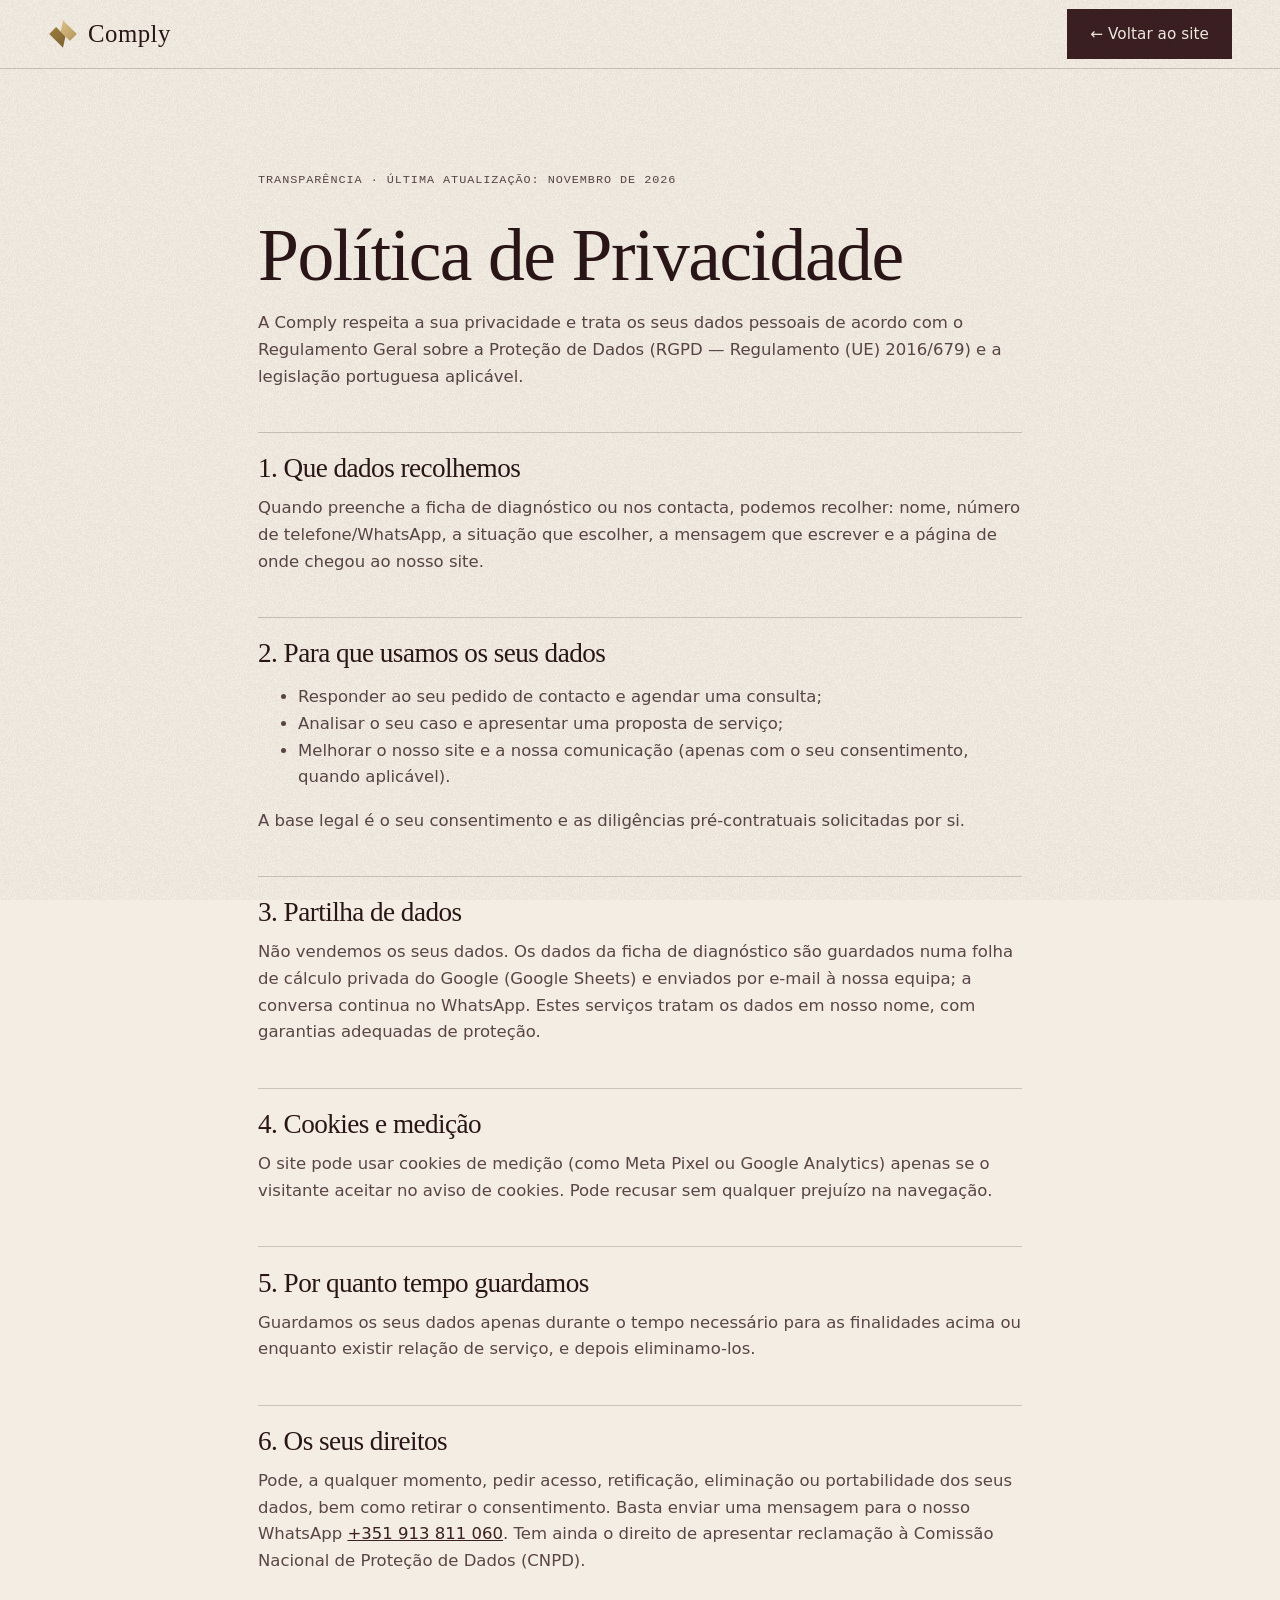
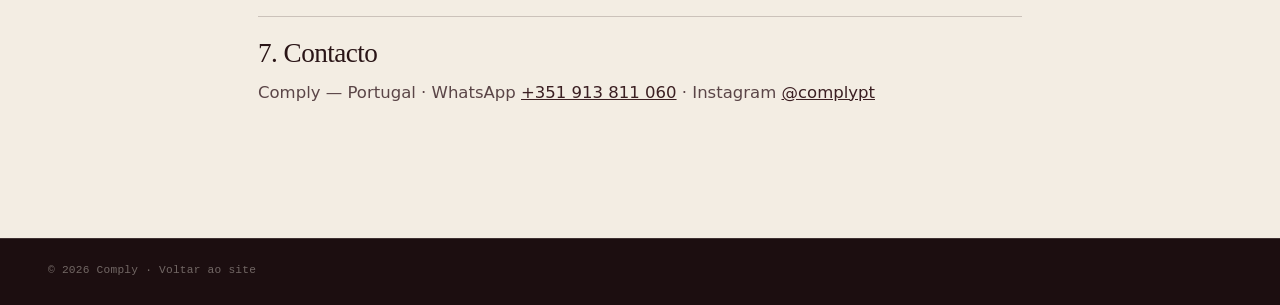
<file: politica-de-privacidade.html>
<!doctype html>
<html lang="pt-BR">
<head>
  <meta charset="utf-8">
  <meta name="viewport" content="width=device-width, initial-scale=1">
  <title>Política de Privacidade | Comply</title>
  <meta name="robots" content="noindex, nofollow, noarchive">
  <meta name="referrer" content="strict-origin-when-cross-origin">
  <meta http-equiv="Content-Security-Policy" content="default-src 'none'; style-src 'self' https://fonts.googleapis.com; font-src https://fonts.gstatic.com; img-src 'self'; base-uri 'none'; form-action 'none'; object-src 'none'; upgrade-insecure-requests">
  <link rel="icon" href="assets/favicon.svg" type="image/svg+xml">
  <link rel="preconnect" href="https://fonts.googleapis.com">
  <link rel="preconnect" href="https://fonts.gstatic.com" crossorigin>
  <link href="https://fonts.googleapis.com/css2?family=Newsreader:ital,opsz,wght@0,6..72,300..600;1,6..72,300..500&family=IBM+Plex+Sans:wght@400;500;600&family=IBM+Plex+Mono:wght@400;500&display=swap" rel="stylesheet">
  <link rel="stylesheet" href="css/styles.css">
</head>
<body>
<header class="nav">
  <div class="wrap nav__inner">
    <a class="brand" href="index.html" aria-label="Comply — início">
      <img src="assets/logo-mark.svg" alt="" width="30" height="30">
      <span>Comply</span>
    </a>
    <a class="btn btn--dark nav__back" href="index.html">← Voltar ao site</a>
  </div>
</header>

<main class="legal">
  <div class="wrap">
    <p class="label">Transparência · Última atualização: novembro de 2026</p>
    <h1>Política de Privacidade</h1>

    <p>A Comply respeita a sua privacidade e trata os seus dados pessoais de acordo com o Regulamento Geral sobre a Proteção de Dados (RGPD — Regulamento (UE) 2016/679) e a legislação portuguesa aplicável.</p>

    <h2>1. Que dados recolhemos</h2>
    <p>Quando preenche a ficha de diagnóstico ou nos contacta, podemos recolher: nome, número de telefone/WhatsApp, a situação que escolher, a mensagem que escrever e a página de onde chegou ao nosso site.</p>

    <h2>2. Para que usamos os seus dados</h2>
    <ul>
      <li>Responder ao seu pedido de contacto e agendar uma consulta;</li>
      <li>Analisar o seu caso e apresentar uma proposta de serviço;</li>
      <li>Melhorar o nosso site e a nossa comunicação (apenas com o seu consentimento, quando aplicável).</li>
    </ul>
    <p>A base legal é o seu consentimento e as diligências pré-contratuais solicitadas por si.</p>

    <h2>3. Partilha de dados</h2>
    <p>Não vendemos os seus dados. Os dados da ficha de diagnóstico são guardados numa folha de cálculo privada do Google (Google Sheets) e enviados por e-mail à nossa equipa; a conversa continua no WhatsApp. Estes serviços tratam os dados em nosso nome, com garantias adequadas de proteção.</p>

    <h2>4. Cookies e medição</h2>
    <p>O site pode usar cookies de medição (como Meta Pixel ou Google Analytics) apenas se o visitante aceitar no aviso de cookies. Pode recusar sem qualquer prejuízo na navegação.</p>

    <h2>5. Por quanto tempo guardamos</h2>
    <p>Guardamos os seus dados apenas durante o tempo necessário para as finalidades acima ou enquanto existir relação de serviço, e depois eliminamo-los.</p>

    <h2>6. Os seus direitos</h2>
    <p>Pode, a qualquer momento, pedir acesso, retificação, eliminação ou portabilidade dos seus dados, bem como retirar o consentimento. Basta enviar uma mensagem para o nosso WhatsApp <a href="https://wa.me/351913811060">+351 913 811 060</a>. Tem ainda o direito de apresentar reclamação à Comissão Nacional de Proteção de Dados (CNPD).</p>

    <h2>7. Contacto</h2>
    <p>Comply — Portugal · WhatsApp <a href="https://wa.me/351913811060">+351 913 811 060</a> · Instagram <a href="https://www.instagram.com/complypt/" target="_blank" rel="noopener">@complypt</a></p>
  </div>
</main>

<footer class="footer">
  <div class="wrap footer__legal mono">
    <p>© 2026 Comply · <a href="index.html">Voltar ao site</a></p>
  </div>
</footer>
</body>
</html>
</file>
<file: css/styles.css>
/* ==========================================================
   COMPLY — direção de arte "dossiê editorial"
   Paleta da marca (Instagram @complypt): vinho · dourado · papel
   Tipografia: Newsreader (títulos) · IBM Plex Sans (texto) · IBM Plex Mono (rótulos)
   ========================================================== */

:root {
  --paper:   #F3EDE3;
  --paper-2: #E9E0D1;
  --sheet:   #FBF8F2;
  --ink:     #2A1517;   /* texto em vinho profundo, não preto */
  --ink-2:   #5A4547;
  --ink-3:   #8A7778;
  --wine:    #3B1F22;
  --wine-2:  #4E2A2E;
  --night:   #1C0E10;
  --gold:    #A9874A;
  --gold-2:  #D2B57C;
  --rule:    rgba(42, 21, 23, .2);
  --rule-2:  rgba(42, 21, 23, .1);
  --rule-l:  rgba(243, 237, 227, .16);

  --serif: "Newsreader", "Iowan Old Style", Georgia, serif;
  --sans:  "IBM Plex Sans", system-ui, sans-serif;
  --mono:  "IBM Plex Mono", ui-monospace, monospace;

  --wrap: 1320px;
  --pad: clamp(16px, 4vw, 48px);
  --sy: clamp(64px, 9vw, 128px);
}

*, *::before, *::after { box-sizing: border-box; }
html { -webkit-text-size-adjust: 100%; scroll-behavior: smooth; }
body {
  margin: 0; background: var(--paper); color: var(--ink);
  font: 400 16.5px/1.62 var(--sans);
  -webkit-font-smoothing: antialiased; overflow-x: hidden;
}
/* textura de papel */
body::after {
  content: ""; position: fixed; inset: 0; z-index: 200; pointer-events: none; opacity: .12;
  background-image: url("../assets/grain.png");
}
img { display: block; max-width: 100%; height: auto; }
a { color: inherit; }
p { margin: 0 0 1em; }
h1, h2, h3 { font-family: var(--serif); font-weight: 300; margin: 0; letter-spacing: -.02em; text-wrap: balance; }
h2 { font-size: clamp(2.3rem, 5.2vw, 4.6rem); line-height: 1; }
h3 { font-weight: 400; }
::selection { background: var(--wine); color: var(--paper); }
section[id] { scroll-margin-top: 70px; }

.wrap { max-width: var(--wrap); margin: 0 auto; padding: 0 var(--pad); }
.mono { font-family: var(--mono); font-size: .74rem; letter-spacing: .06em; text-transform: uppercase; font-weight: 400; }
.skip { position: absolute; left: -999px; top: 8px; z-index: 300; background: var(--wine); color: var(--paper); padding: 8px 14px; }
.skip:focus { left: 8px; }
:focus-visible { outline: 2px solid var(--gold); outline-offset: 3px; }

.label { font-family: var(--mono); font-size: .74rem; letter-spacing: .08em; text-transform: uppercase; color: var(--ink-2); margin: 0 0 28px; display: flex; gap: 14px; align-items: baseline; }
.label span { color: var(--gold); }
.label--light { color: rgba(243, 237, 227, .65); }
.label--light span { color: var(--gold-2); }

/* ---------- Botões e links ---------- */
.btn {
  display: inline-flex; align-items: center; gap: 12px; justify-content: center;
  padding: 15px 22px; border: 1px solid transparent; border-radius: 0; cursor: pointer;
  font: 500 .95rem/1.2 var(--sans); letter-spacing: .005em; text-decoration: none;
  transition: background-color .2s, color .2s, border-color .2s;
}
.btn--lg { padding: 19px 28px; font-size: 1rem; }
.btn--dark { background: var(--wine); color: var(--paper); }
.btn--dark:hover { background: var(--gold); color: var(--night); }
.btn--gold { background: var(--gold-2); color: var(--night); }
.btn--gold:hover { background: var(--paper); }
.btn--line { background: transparent; border-color: var(--rule); color: var(--ink); }
.btn--line:hover { border-color: var(--ink); }
.btn .i { width: 19px; height: 19px; flex: none; }
.textlink { font-weight: 500; text-decoration: none; background: linear-gradient(currentColor, currentColor) 0 100%/100% 1px no-repeat; padding-bottom: 3px; transition: background-size .3s; }
.textlink:hover { background-size: 0 1px; background-position: 100% 100%; }

/* ---------- Topo ---------- */
.topbar { background: var(--night); color: rgba(243, 237, 227, .7); font: 400 .7rem/1 var(--mono); letter-spacing: .07em; text-transform: uppercase; }
.topbar__inner { display: flex; justify-content: space-between; gap: 16px; padding-top: 10px; padding-bottom: 10px; }
.topbar a { text-decoration: none; color: var(--gold-2); }
.topbar a:hover { color: var(--paper); }

.nav { position: sticky; top: 0; z-index: 50; background: rgba(243, 237, 227, .94); backdrop-filter: blur(10px); border-bottom: 1px solid var(--rule); }
.nav__inner { display: flex; align-items: center; gap: 28px; height: 68px; }
.brand { display: inline-flex; align-items: center; gap: 10px; text-decoration: none; }
.brand span { font-family: var(--serif); font-size: 1.55rem; font-weight: 400; letter-spacing: .02em; }
.nav__links { display: flex; gap: 26px; margin-left: auto; }
.nav__links a { font: 400 .74rem/1 var(--mono); letter-spacing: .08em; text-transform: uppercase; text-decoration: none; color: var(--ink-2); padding: 6px 0; }
.nav__links a:hover { color: var(--ink); text-decoration: underline; text-underline-offset: 6px; text-decoration-color: var(--gold); }
.nav__cta { padding: 12px 18px; font-size: .88rem; }
.nav__toggle { display: none; margin-left: auto; height: 40px; padding: 0 16px; border: 1px solid var(--ink); background: transparent; color: var(--ink); font: 500 .74rem/1 var(--mono); letter-spacing: .1em; text-transform: uppercase; cursor: pointer; }
.nav__toggle[aria-expanded="true"] { background: var(--ink); color: var(--paper); }
.nav__mobile { border-top: 1px solid var(--rule); padding: 8px var(--pad) 28px; background: var(--paper); }
.nav__mobile[hidden] { display: none; }
.nav__mobile a:not(.btn) { display: flex; gap: 18px; align-items: baseline; padding: 16px 0; border-bottom: 1px solid var(--rule-2); text-decoration: none; font-family: var(--serif); font-size: 1.7rem; font-weight: 300; }
.nav__mobile a span { font: .7rem var(--mono); color: var(--gold); }
.nav__mobile .btn { width: 100%; margin-top: 22px; }

/* ---------- Hero ---------- */
.hero { padding: 26px 0 0; }
.hero__meta { display: flex; justify-content: space-between; gap: 16px; padding: 12px 0; border-top: 1px solid var(--ink); border-bottom: 1px solid var(--rule); color: var(--ink-2); }
.hero__meta-r { text-align: right; }
.hero__grid { display: grid; grid-template-columns: repeat(12, 1fr); column-gap: 24px; padding: clamp(36px, 5vw, 64px) 0 clamp(48px, 6vw, 80px); }
.hero__left { grid-column: 1 / 9; display: flex; flex-direction: column; justify-content: space-between; }
.hero__title { font-size: clamp(3rem, 7vw, 7.4rem); line-height: .94; letter-spacing: -.035em; font-weight: 300; }
.hero__fig { grid-column: 9 / 13; margin: 0; position: relative; align-self: start; }
.hero__fig img { width: 100%; height: auto; aspect-ratio: 4 / 4.9; object-fit: cover; object-position: 50% 70%; filter: saturate(.92) contrast(1.02); }
.hero__fig figcaption { margin-top: 10px; color: var(--ink-3); }
.stamp { position: absolute; width: clamp(120px, 11vw, 158px); left: -64px; bottom: 54px; color: var(--wine); opacity: .88; transform: rotate(-14deg); }
.hero__body { display: grid; grid-template-columns: 1.25fr 1fr; gap: 32px; align-items: end; margin-top: clamp(32px, 4vw, 56px); padding-top: 28px; border-top: 1px solid var(--rule); }
.hero__lead { font-size: clamp(1.05rem, 1.25vw, 1.18rem); color: var(--ink-2); margin: 0; max-width: 34rem; }
.hero__actions { display: flex; flex-direction: column; align-items: flex-start; gap: 20px; }

.facts { display: grid; grid-template-columns: repeat(3, 1fr); margin: 0; border-top: 1px solid var(--ink); border-bottom: 1px solid var(--rule); }
.facts > div { padding: 20px 24px 22px; border-left: 1px solid var(--rule); }
.facts > div:first-child { border-left: 0; padding-left: 0; }
.facts dt { color: var(--gold); margin-bottom: 8px; }
.facts dd { margin: 0; font-family: var(--serif); font-size: 1.3rem; line-height: 1.25; font-weight: 400; }
.facts strong { font-weight: 500; }


/* ---------- Cabeçalho de seção ---------- */
.sechead { display: grid; grid-template-columns: repeat(12, 1fr); column-gap: 24px; margin-bottom: clamp(44px, 6vw, 80px); }
.sechead .label { grid-column: 1 / 4; padding-top: .9em; }
.sechead h2 { grid-column: 4 / 12; }
.sechead__aside { grid-column: 4 / 10; color: var(--ink-2); font-size: 1.08rem; margin: 26px 0 0; }
.sechead--row h2 { grid-column: 4 / 13; }

/* ---------- Serviços (tabela) ---------- */
.services { padding: var(--sy) 0; }
.srv { border-bottom: 1px solid var(--ink); }
.srv__row { display: grid; grid-template-columns: 1.15fr 1.6fr 1fr 40px; gap: 24px; align-items: start; padding: 34px 0; border-top: 1px solid var(--ink); text-decoration: none; position: relative; transition: background-color .25s, color .25s, padding .25s; }
.srv__row:hover { background: var(--wine); color: var(--paper); padding-left: 20px; padding-right: 20px; }
.srv__t { font-size: clamp(1.7rem, 2.4vw, 2.3rem); line-height: 1.05; }
.srv__d { margin: 0; color: var(--ink-2); }
.srv__tags { margin: 0; color: var(--ink-3); line-height: 1.9; }
.srv__go { font-size: 1.5rem; justify-self: end; line-height: 1; transition: transform .25s; }
.srv__row:hover .srv__d, .srv__row:hover .srv__tags { color: rgba(243, 237, 227, .75); }
.srv__row:hover .srv__go { transform: translate(3px, -3px); color: var(--gold-2); }

/* ---------- Painel de partidas (vistos) ---------- */
.board { background: var(--night); color: var(--paper); padding: var(--sy) 0; }
.board__head { display: grid; grid-template-columns: repeat(12, 1fr); column-gap: 24px; margin-bottom: 56px; align-items: end; }
.board__head > div { grid-column: 1 / 9; }
.board__intro { grid-column: 9 / 13; color: rgba(243, 237, 227, .7); margin: 0; }
.departures { border: 1px solid var(--rule-l); background: #160A0C; }
.departures__top { display: flex; justify-content: space-between; padding: 14px 22px; color: var(--gold-2); border-bottom: 1px solid var(--rule-l); }
.dep { display: grid; grid-template-columns: 120px 1.2fr 2fr 130px; gap: 24px; align-items: center; padding: 18px 22px; border-bottom: 1px solid var(--rule-l); text-decoration: none; transition: background-color .2s; }
.dep:last-child { border-bottom: 0; }
.dep--head { color: rgba(243, 237, 227, .45); padding-top: 12px; padding-bottom: 12px; }
a.dep:hover { background: rgba(210, 181, 124, .08); }
.dep__code { display: inline-flex; gap: 4px; font: 500 1.65rem/1 var(--mono); color: var(--gold-2); }
.dep__code::before { content: none; }
.flap { display: inline-grid; place-items: center; width: 40px; height: 50px; background: linear-gradient(#2A1517 0 49%, #120708 49% 51%, #321A1D 51%); border-radius: 3px; box-shadow: inset 0 0 0 1px rgba(243,237,227,.06); }
.dep__name { font-family: var(--serif); font-size: clamp(1.3rem, 1.8vw, 1.65rem); line-height: 1.15; }
.dep__who { color: rgba(243, 237, 227, .68); font-size: .95rem; }
.dep__st { color: var(--gold-2); text-align: right; display: flex; gap: 8px; align-items: center; justify-content: flex-end; }
.dep__st::before { content: ""; width: 7px; height: 7px; border-radius: 50%; background: #6FCF7F; box-shadow: 0 0 8px #6FCF7F; animation: blink 2.4s steps(2) infinite; }
.dep--head .dep__st::before, .dep--head span::before { content: none; }
.dep--head span:last-child { text-align: right; }
@keyframes blink { 50% { opacity: .25; } }
.board__foot { display: flex; justify-content: space-between; align-items: center; gap: 24px; margin-top: 40px; }
.board__foot p { margin: 0; font-family: var(--serif); font-size: clamp(1.35rem, 2vw, 1.7rem); line-height: 1.2; font-weight: 300; }

/* ---------- AIMA ---------- */
.aima { background: var(--paper-2); padding: var(--sy) 0; }
.aima__grid { display: grid; grid-template-columns: repeat(12, 1fr); column-gap: 24px; align-items: center; }
.aima__main { grid-column: 1 / 7; }
.aima__main h2 { font-size: clamp(2.6rem, 6vw, 5.6rem); line-height: .96; margin-bottom: 30px; }
.aima__lead { color: var(--ink-2); font-size: 1.1rem; max-width: 33rem; margin-bottom: 36px; }
.memo { grid-column: 8 / 13; background: var(--sheet); padding: 30px 34px 34px 58px; position: relative; transform: rotate(1.2deg); box-shadow: 0 1px 0 var(--rule), 0 28px 50px -30px rgba(42, 21, 23, .45);
  background-image: linear-gradient(90deg, transparent 38px, rgba(169, 135, 74, .55) 38px 39px, transparent 39px), repeating-linear-gradient(transparent 0 33px, rgba(42, 21, 23, .09) 33px 34px); }
.memo::before { content: ""; position: absolute; top: -12px; left: 50%; width: 110px; height: 26px; transform: translateX(-50%) rotate(-2deg); background: rgba(210, 181, 124, .5); }
.memo__head { display: flex; justify-content: space-between; color: var(--ink-3); padding-bottom: 12px; border-bottom: 1px solid var(--rule); margin-bottom: 20px; }
.memo__title { font-family: var(--serif); font-size: 1.7rem; line-height: 1.15; margin-bottom: 18px; }
.memo__list { list-style: none; margin: 0; padding: 0; }
.memo__list li { display: grid; grid-template-columns: 30px 1fr; padding: 6px 0; line-height: 1.45; font-size: .98rem; }
.box { width: 16px; height: 16px; border: 1.5px solid var(--ink); margin-top: 3px; position: relative; }
.box--x::before, .box--x::after { content: ""; position: absolute; left: -3px; right: -3px; top: 6px; height: 2px; background: var(--wine); transform: rotate(45deg); }
.box--x::after { transform: rotate(-45deg); }
.memo__list li:last-child { font-weight: 600; }
.memo__sign { margin: 18px 0 0; color: var(--ink-3); text-align: right; }



/* ---------- Carta da fundadora ---------- */
.letter { background: var(--wine); color: var(--paper); padding: var(--sy) 0; }
.letter__grid { display: grid; grid-template-columns: repeat(12, 1fr); column-gap: 24px; align-items: start; }
.letter__photo { grid-column: 1 / 5; margin: 0; position: sticky; top: 100px; }
.letter__frame { position: relative; aspect-ratio: 4 / 5; background: var(--wine-2); overflow: hidden; }
.letter__frame img { width: 100%; height: 100%; object-fit: cover; }
.letter__fallback { display: none; position: absolute; inset: 0; place-items: center; background:
  radial-gradient(circle at 30% 20%, rgba(210, 181, 124, .18), transparent 60%), var(--wine-2); }
.letter__fallback span { font-family: var(--serif); font-style: italic; font-weight: 300; font-size: clamp(4rem, 9vw, 7rem); color: var(--gold-2); }
.letter__frame.is-fallback .letter__fallback { display: grid; }
.letter__photo figcaption { margin-top: 10px; color: rgba(243, 237, 227, .55); }
.letter__paper { grid-column: 6 / 13; background: var(--sheet); color: var(--ink); padding: clamp(28px, 5vw, 64px); }
.letter__meta { display: flex; justify-content: space-between; color: var(--ink-3); padding-bottom: 14px; border-bottom: 1px solid var(--rule); margin-bottom: 40px; }
.letter__paper h2 { margin-bottom: 30px; }
.letter__paper > p:not(.label):not(.letter__quote):not(.letter__sign) { color: var(--ink-2); font-size: 1.05rem; }
.letter__quote { font-family: var(--serif); font-style: italic; font-weight: 300; color: var(--ink); font-size: clamp(1.4rem, 2.2vw, 1.85rem); line-height: 1.3; margin: 34px 0 24px; }
.letter__sign { font-family: var(--serif); font-style: italic; font-size: 2.3rem; color: var(--wine); margin: 0 0 40px; display: inline-block; border-bottom: 1px solid var(--gold); padding-bottom: 4px; }

/* ---------- Depoimentos (dentro da carta) ---------- */
.letter__voices { margin-top: 4px; padding-top: 26px; border-top: 1px solid var(--rule); display: grid; grid-template-columns: 1fr 1fr; gap: 0 28px; }
.letter__voices .label { grid-column: 1 / -1; margin-bottom: 18px; }
.letter__voices figure { margin: 0; }
.letter__voices blockquote { margin: 0 0 12px; font-family: var(--serif); font-weight: 300; font-size: 1.22rem; line-height: 1.3; color: var(--ink); }
.letter__voices blockquote::before { content: "“"; color: var(--gold); margin-right: 2px; }
.letter__voices figcaption { color: var(--ink-3); font-size: .68rem; }

/* ---------- Diagnóstico (ficha) ---------- */
.diag { background: var(--paper-2); padding: var(--sy) 0; }
.diag__grid { display: grid; grid-template-columns: repeat(12, 1fr); column-gap: 24px; align-items: start; }
.diag__intro { grid-column: 1 / 6; position: sticky; top: 110px; }
.diag__intro h2 { margin-bottom: 26px; }
.diag__intro > p:not(.label) { color: var(--ink-2); font-size: 1.08rem; max-width: 30rem; }
.diag__notes { list-style: none; padding: 0; margin: 28px 0 0; color: var(--ink-2); line-height: 2.2; }
.sheet { grid-column: 7 / 13; background: var(--sheet); border: 1px solid var(--rule); box-shadow: 0 30px 60px -40px rgba(42, 21, 23, .5); }
.sheet__head { display: flex; justify-content: space-between; padding: 14px 24px; background: var(--wine); color: var(--paper); }
.sheet__head span:last-child { color: var(--gold-2); }
.sheet__body { padding: clamp(24px, 4vw, 40px); display: grid; gap: 26px; }
.sheet__row { display: grid; grid-template-columns: 1fr 1fr; gap: 24px; }
.field { margin: 0; padding: 0; border: 0; min-width: 0; }
.field > label, .field legend { display: block; padding: 0; font: 400 .72rem/1.2 var(--mono); letter-spacing: .08em; text-transform: uppercase; color: var(--ink-3); margin-bottom: 6px; }
.opt-tag { text-transform: none; letter-spacing: 0; }
.field input, .field textarea { width: 100%; padding: 10px 0 9px; border: 0; border-bottom: 1px solid var(--ink); border-radius: 0; background: transparent; font: 400 1.05rem/1.4 var(--sans); color: var(--ink); resize: vertical; }
.field input::placeholder, .field textarea::placeholder { color: rgba(42, 21, 23, .32); }
.field input:focus, .field textarea:focus { outline: none; border-bottom: 2px solid var(--gold); padding-bottom: 8px; }
.field [aria-invalid="true"] { border-bottom-color: #A33A32; }
.choices { display: grid; }
.choices legend { margin-bottom: 10px; }
.choices > label { display: grid; grid-template-columns: 26px 1fr; align-items: center; gap: 12px; margin: 0; padding: 12px 4px; border-bottom: 1px solid var(--rule); cursor: pointer; font: 500 1rem/1.35 var(--sans); text-transform: none; letter-spacing: 0; color: var(--ink); transition: background-color .15s; }
.choices > legend + label { border-top: 1px solid var(--rule); }
.choices label:hover { background: var(--paper); }
.choices input { appearance: none; -webkit-appearance: none; width: 18px; height: 18px; margin: 0; border: 1.5px solid var(--ink); border-radius: 0; display: grid; place-items: center; cursor: pointer; }
.choices input::after { content: ""; width: 10px; height: 10px; background: var(--wine); transform: scale(0); transition: transform .15s; }
.choices input:checked::after { transform: scale(1); }
.choices input:focus-visible { outline: 2px solid var(--gold); outline-offset: 2px; }
.choices.is-invalid legend { color: #A33A32; }
.hp { position: absolute; left: -9999px; width: 1px; height: 1px; overflow: hidden; }
.consent-check { display: grid; grid-template-columns: 22px 1fr; gap: 10px; font-size: .84rem; color: var(--ink-2); line-height: 1.5; cursor: pointer; }
.consent-check input { width: 16px; height: 16px; margin: 2px 0 0; accent-color: var(--wine); }
.consent-check a { color: var(--wine); }
.form__error { margin: -10px 0 -6px; min-height: 1.2em; color: #A33A32; font-size: .86rem; }
.sheet .btn { width: 100%; }
.sheet .btn[disabled] { opacity: .6; cursor: progress; }
.sheet__done { padding: clamp(28px, 4vw, 44px); }
.sheet__done h3 { font-size: clamp(1.8rem, 2.6vw, 2.3rem); line-height: 1.08; margin-bottom: 14px; }
.sheet__done h3 .mono { display: block; color: var(--gold); margin-bottom: 12px; }
.sheet__done p { color: var(--ink-2); margin-bottom: 24px; }


/* ---------- FAQ ---------- */
.faq { padding: var(--sy) 0; }
.faq__grid { display: grid; grid-template-columns: repeat(12, 1fr); column-gap: 24px; align-items: start; }
.faq__side { grid-column: 1 / 5; position: sticky; top: 110px; }
.faq__side h2 { font-size: clamp(2.2rem, 4vw, 3.6rem); margin-bottom: 24px; }
.faq__side p { color: var(--ink-2); }
.faq__list { grid-column: 6 / 13; border-top: 1px solid var(--ink); }
.faq__list details { border-bottom: 1px solid var(--rule); }
.faq__list summary { list-style: none; cursor: pointer; display: grid; grid-template-columns: 1fr 24px; gap: 16px; align-items: baseline; padding: 24px 0; font-family: var(--serif); font-size: clamp(1.25rem, 1.8vw, 1.5rem); line-height: 1.25; }
.faq__list summary::-webkit-details-marker { display: none; }
.faq__list summary .mono { color: var(--gold); }
.faq__list summary::after { content: "+"; font: 300 1.4rem/1 var(--mono); color: var(--ink-2); text-align: right; transition: transform .25s; }
.faq__list details[open] summary::after { transform: rotate(45deg); }
.faq__list details p { padding: 0 40px 26px 0; margin: 0; color: var(--ink-2); }
.faq__list details a { color: var(--wine); }

/* ---------- Final ---------- */
.final { background: var(--night); color: var(--paper); padding: var(--sy) 0 clamp(60px, 7vw, 100px); }
.final h2 { font-size: clamp(2.6rem, 6.4vw, 6.2rem); line-height: .96; max-width: 14ch; }
.final__row { display: grid; grid-template-columns: repeat(12, 1fr); column-gap: 24px; margin-top: clamp(50px, 7vw, 90px); padding-top: 30px; border-top: 1px solid var(--rule-l); align-items: end; }
.final__phone { grid-column: 1 / 9; text-decoration: none; font-family: var(--serif); font-weight: 300; font-size: clamp(2.2rem, 6vw, 5.6rem); line-height: 1; letter-spacing: -.02em; color: var(--gold-2); display: inline-flex; flex-wrap: wrap; align-items: baseline; gap: 0 22px; }
.final__phone .mono { width: 100%; color: rgba(243, 237, 227, .55); margin-bottom: 14px; letter-spacing: .08em; font-size: .74rem; }
.final__arrow { font-family: var(--sans); font-size: .6em; transition: transform .25s; }
.final__phone:hover { color: var(--paper); }
.final__phone:hover .final__arrow { transform: translate(6px, -6px); }
.final__note { grid-column: 9 / 13; margin: 0; color: rgba(243, 237, 227, .7); }

/* ---------- Rodapé ---------- */
.footer { background: var(--night); color: rgba(243, 237, 227, .7); padding: 0 0 26px; overflow: hidden; }
.footer__grid { display: grid; grid-template-columns: 2fr 1fr 1fr; gap: 24px; padding: 40px 0; border-top: 1px solid var(--rule-l); }
.footer__tag { max-width: 26rem; margin: 0; font-family: var(--serif); font-size: 1.25rem; line-height: 1.35; color: var(--paper); font-weight: 300; }
.footer ul { list-style: none; margin: 0; padding: 0; display: grid; gap: 10px; }
.footer a { text-decoration: none; }
.footer a:hover { color: var(--gold-2); }
.footer__word { margin: 0; font-family: var(--serif); font-weight: 300; font-size: clamp(5.5rem, 25vw, 23rem); line-height: .78; letter-spacing: -.05em; color: var(--wine-2); user-select: none; padding: 10px 0 30px; white-space: nowrap; }
.footer__legal { display: grid; gap: 6px; color: rgba(243, 237, 227, .4); padding-top: 22px; border-top: 1px solid var(--rule-l); text-transform: none; letter-spacing: .02em; font-size: .7rem; }
.footer__legal p { margin: 0; }

/* ---------- WhatsApp fixo ---------- */
.wa-float { position: fixed; right: 18px; bottom: 18px; z-index: 60; display: inline-flex; align-items: center; gap: 10px; padding: 12px 16px 12px 13px; background: #1F8F4E; color: #fff; text-decoration: none; box-shadow: 0 12px 30px -12px rgba(0,0,0,.5); transition: background-color .2s, transform .2s; }
.wa-float:hover { background: #17733E; transform: translateY(-2px); }
.wa-float svg { width: 24px; height: 24px; }
.wa-float__label { font-size: .74rem; }

/* ---------- Cookies ---------- */
.consent { position: fixed; left: 18px; bottom: 18px; z-index: 70; max-width: 400px; background: var(--sheet); border: 1px solid var(--ink); padding: 18px 20px; font-size: .86rem; }
.consent[hidden] { display: none; }
.consent p { margin: 0 0 14px; }
.consent div { display: flex; gap: 8px; justify-content: flex-end; }
.consent .btn { padding: 10px 16px; font-size: .85rem; }

@media (prefers-reduced-motion: reduce) {
  html { scroll-behavior: auto; }
  *, *::before, *::after { animation: none !important; transition: none !important; }
}

/* ==========================================================
   RESPONSIVO
   ========================================================== */
@media (max-width: 1100px) {
  .nav__links { gap: 18px; }
  .srv__row { grid-template-columns: 1fr 1.4fr 32px; }
  .srv__tags { display: none; }
}

@media (max-width: 960px) {
  .nav__links, .nav__cta { display: none; }
  .nav__toggle { display: block; }
  .topbar span { display: none; }
  .topbar__inner { justify-content: center; }

  .hero__grid { display: block; }
  .hero__title { font-size: clamp(2.9rem, 11vw, 5.4rem); }
  .hero__fig { margin-top: 36px; }
  .hero__fig img { aspect-ratio: 4 / 3.4; }
  .stamp { left: auto; right: 14px; bottom: auto; top: -48px; width: 112px; color: var(--gold); }
  .hero__body { grid-template-columns: 1fr; gap: 26px; }

  .sechead .label, .sechead h2, .sechead__aside, .board__head > div, .board__intro, .aima__main, .memo,
  .letter__photo, .letter__paper, .diag__intro, .sheet, .faq__side, .faq__list, .final__phone, .final__note { grid-column: 1 / -1; }
  .letter__photo, .faq__side, .diag__intro { position: static; }
  .diag__intro { margin-bottom: 40px; }
  .sechead .label { padding-top: 0; }
  .board__foot { flex-direction: column; align-items: flex-start; }
  .board__intro { margin-top: 24px; }
  .memo { margin-top: 56px; }
  .letter__photo { max-width: 380px; margin-bottom: 40px; }
  .faq__side { margin-bottom: 36px; }
  .final__note { margin-top: 26px; }
  .dep { grid-template-columns: 104px 1fr; gap: 6px 18px; }
  .dep__code { grid-row: span 3; align-self: start; }
  .dep__st { justify-content: flex-start; text-align: left; }
  .dep--head { display: none; }
  .footer__grid { grid-template-columns: 1fr 1fr; }
  .footer__tag { grid-column: 1 / -1; }
}

@media (max-width: 640px) {
  body { font-size: 16px; }
  .hero__meta-r { display: none; }
  .hero__actions .btn { width: 100%; }
  .facts { grid-template-columns: 1fr; }
  .facts > div { border-left: 0; padding: 16px 0; border-top: 1px solid var(--rule-2); }
  .facts > div:first-child { border-top: 0; }
  .srv__row { grid-template-columns: 1fr 22px; gap: 10px 14px; padding: 26px 0; }
  .srv__d { grid-column: 1 / 2; }
  .srv__go { grid-row: 1; grid-column: 2; }
  .srv__row:hover { padding-left: 10px; padding-right: 10px; }
  .departures__top { padding: 12px 16px; }
  .departures__top span:last-child { display: none; }
  .dep { grid-template-columns: 1fr; padding: 20px 16px; gap: 8px; }
  .dep__code { grid-row: auto; }
  .flap { width: 32px; height: 40px; font-size: 1.3rem; }
  .memo { padding: 26px 22px 28px 50px; transform: rotate(.6deg); background-image: linear-gradient(90deg, transparent 32px, rgba(169, 135, 74, .55) 32px 33px, transparent 33px), repeating-linear-gradient(transparent 0 33px, rgba(42, 21, 23, .09) 33px 34px); }
  .letter__voices { grid-template-columns: 1fr; gap: 22px; }
  .sheet__row { grid-template-columns: 1fr; }
  .footer__grid { grid-template-columns: 1fr 1fr; }
  .wa-float__label { display: none; }
  .wa-float { padding: 14px; }
  .consent { left: 12px; right: 12px; max-width: none; }
}

/* ---------- Utilitários (sem estilos embutidos no HTML, compatível com a CSP) ---------- */
.sprite { position: absolute; width: 0; height: 0; overflow: hidden; }
.nav__back { margin-left: auto; }

/* ---------- Página de privacidade ---------- */
.legal { padding: clamp(56px, 8vw, 110px) 0 var(--sy); }
.legal .wrap { max-width: 860px; }
.legal h1 { font-size: clamp(2.6rem, 6vw, 4.6rem); line-height: 1; margin-bottom: 18px; }
.legal h2 { font-size: 1.7rem; margin: 2.6rem 0 .8rem; padding-top: 1.4rem; border-top: 1px solid var(--rule); }
.legal p, .legal li { color: var(--ink-2); }
.legal a { color: var(--wine); }
</file>
